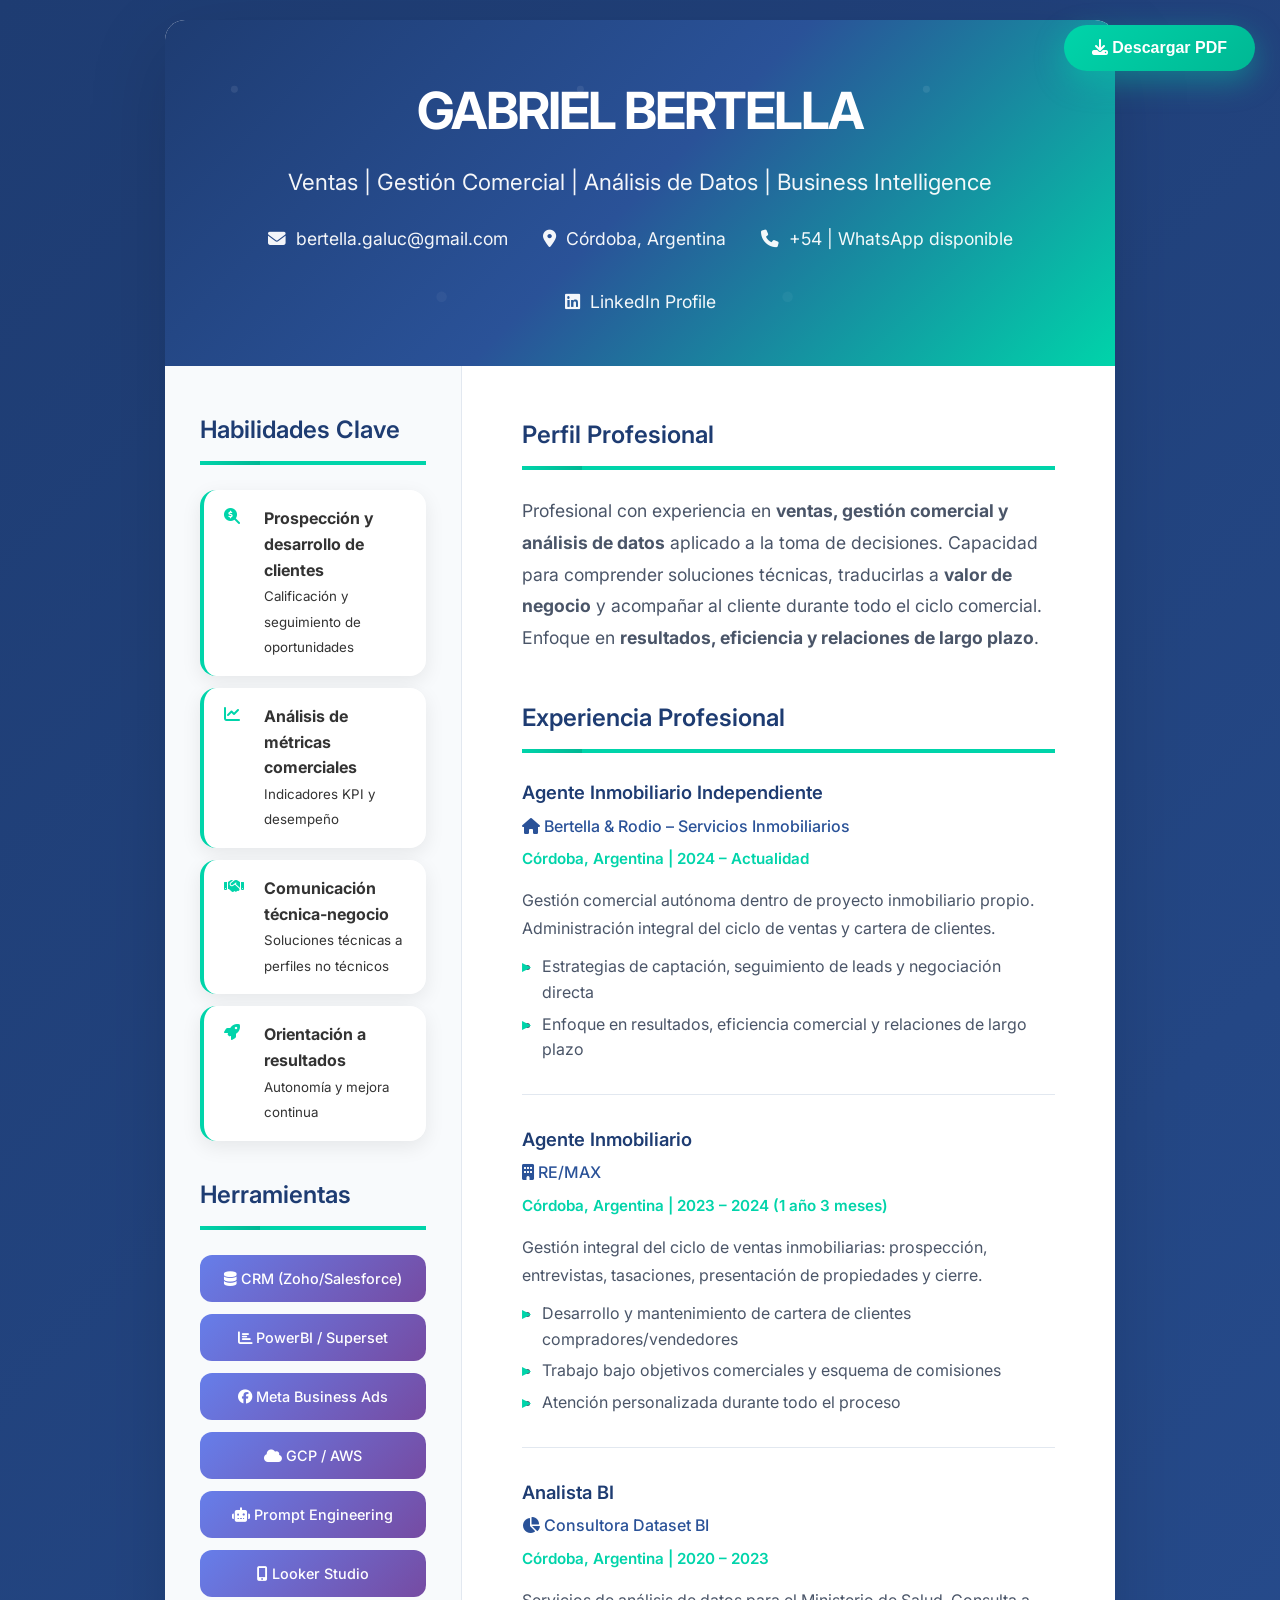
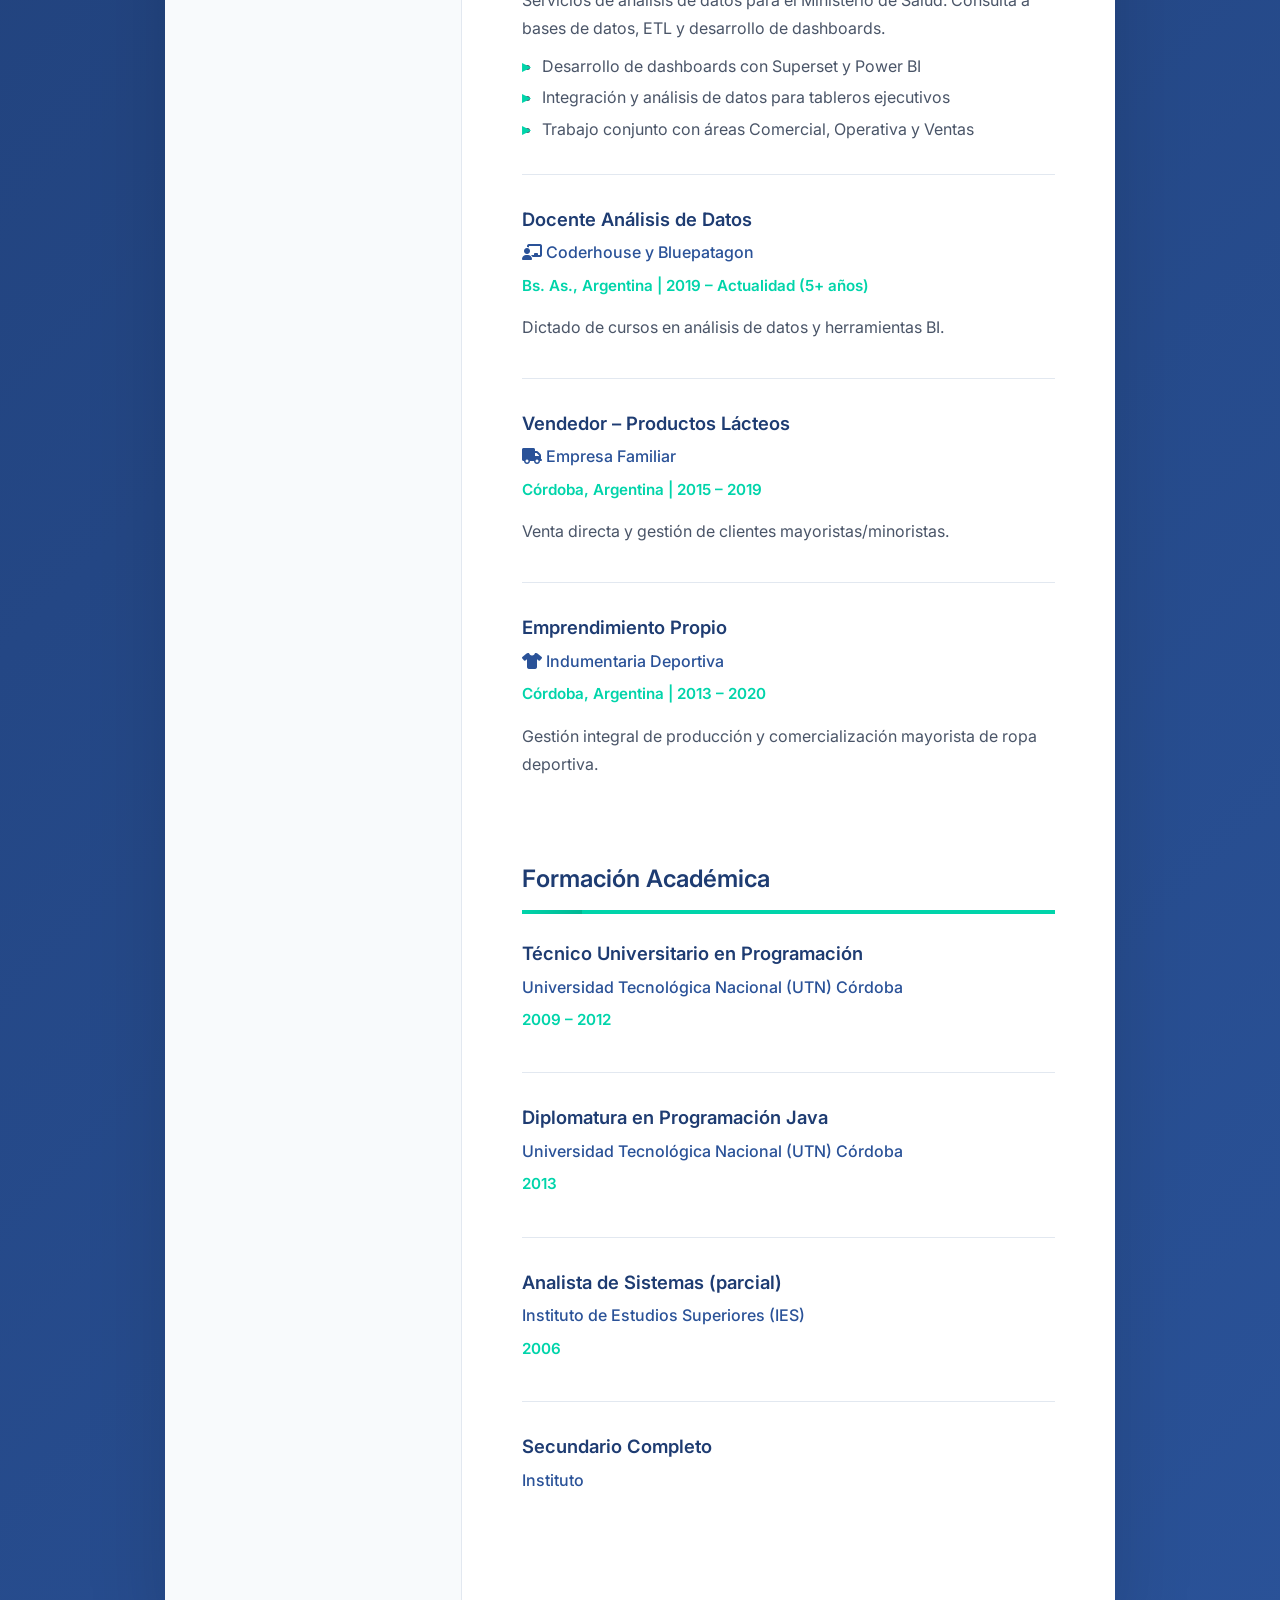
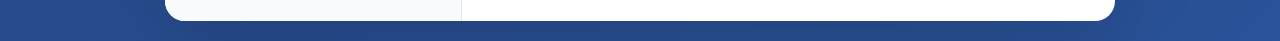
<file: blackbox-output-code-ECF64696X4.html>
<!DOCTYPE html>
<html lang="es">
<head>
    <meta charset="UTF-8">
    <meta name="viewport" content="width=device-width, initial-scale=1.0">
    <title>CV - Gabriel Bertella</title>
    <link href="https://fonts.googleapis.com/css2?family=Inter:wght@300;400;500;600;700&display=swap" rel="stylesheet">
    <link rel="stylesheet" href="https://cdnjs.cloudflare.com/ajax/libs/font-awesome/6.4.0/css/all.min.css">
    <style>
        * {
            margin: 0;
            padding: 0;
            box-sizing: border-box;
        }

        body {
            font-family: 'Inter', -apple-system, BlinkMacSystemFont, sans-serif;
            line-height: 1.6;
            color: #333;
            background: linear-gradient(135deg, #1e3c72 0%, #2a5298 100%);
            min-height: 100vh;
            padding: 20px;
        }

        .cv-container {
            max-width: 950px;
            margin: 0 auto;
            background: white;
            border-radius: 20px;
            box-shadow: 0 25px 80px rgba(0,0,0,0.15);
            overflow: hidden;
        }

        .header {
            background: linear-gradient(135deg, #1e3c72 0%, #2a5298 50%, #00d4aa 100%);
            color: white;
            padding: 50px 40px;
            text-align: center;
            position: relative;
        }

        .header::before {
            content: '';
            position: absolute;
            top: 0;
            left: 0;
            right: 0;
            bottom: 0;
            background: url('data:image/svg+xml,<svg xmlns="http://www.w3.org/2000/svg" viewBox="0 0 100 100"><circle cx="20" cy="20" r="1" fill="rgba(255,255,255,0.2)"/><circle cx="80" cy="80" r="1.5" fill="rgba(255,255,255,0.1)"/></svg>');
            opacity: 0.4;
        }

        .header-content {
            position: relative;
            z-index: 2;
        }

        .name {
            font-size: 3.2rem;
            font-weight: 700;
            margin-bottom: 12px;
            letter-spacing: -2px;
        }

        .title {
            font-size: 1.4rem;
            opacity: 0.95;
            margin-bottom: 25px;
            font-weight: 400;
        }

        .contact {
            display: flex;
            justify-content: center;
            gap: 35px;
            flex-wrap: wrap;
            font-size: 1.1rem;
        }

        .contact-item {
            display: flex;
            align-items: center;
            gap: 10px;
            color: rgba(255,255,255,0.95);
            transition: all 0.3s;
        }

        .contact-item:hover {
            color: #ffd700;
            transform: translateY(-2px);
        }

        .content {
            display: grid;
            grid-template-columns: 1fr 2.2fr;
            min-height: 900px;
        }

        .sidebar {
            background: #f8fafc;
            padding: 45px 35px;
            border-right: 1px solid #e2e8f0;
        }

        .main-content {
            padding: 50px 60px;
        }

        .section {
            margin-bottom: 45px;
            animation: fadeInUp 0.8s ease-out forwards;
        }

        .section:nth-child(1) { animation-delay: 0.1s; }
        .section:nth-child(2) { animation-delay: 0.2s; }
        .section:nth-child(3) { animation-delay: 0.3s; }

        .section-title {
            font-size: 1.5rem;
            font-weight: 600;
            color: #1e3c72;
            margin-bottom: 25px;
            padding-bottom: 12px;
            border-bottom: 4px solid #00d4aa;
            position: relative;
        }

        .section-title::after {
            content: '';
            position: absolute;
            bottom: -4px;
            left: 0;
            width: 60px;
            height: 4px;
            background: linear-gradient(90deg, #00d4aa, #00b894);
        }

        .skills-grid {
            display: grid;
            grid-template-columns: 1fr;
            gap: 12px;
        }

        .skill-item {
            display: flex;
            align-items: flex-start;
            gap: 12px;
            padding: 16px 20px;
            background: white;
            border-radius: 16px;
            box-shadow: 0 6px 20px rgba(0,0,0,0.08);
            transition: all 0.3s;
            border-left: 4px solid #00d4aa;
        }

        .skill-item:hover {
            transform: translateY(-3px);
            box-shadow: 0 12px 35px rgba(0,0,0,0.15);
        }

        .skill-icon {
            width: 28px;
            height: 28px;
            color: #00d4aa;
            margin-top: 2px;
            flex-shrink: 0;
        }

        .tools-grid {
            display: grid;
            grid-template-columns: repeat(auto-fit, minmax(200px, 1fr));
            gap: 12px;
            margin-top: 20px;
        }

        .tool-item {
            padding: 12px 16px;
            background: linear-gradient(135deg, #667eea 0%, #764ba2 100%);
            color: white;
            border-radius: 12px;
            font-size: 0.9rem;
            font-weight: 500;
            text-align: center;
            transition: all 0.3s;
        }

        .tool-item:hover {
            transform: scale(1.05);
        }

        .experience-item {
            margin-bottom: 30px;
            padding-bottom: 25px;
            border-bottom: 1px solid #e2e8f0;
        }

        .experience-item:last-child {
            border-bottom: none;
            margin-bottom: 0;
        }

        .job-title {
            font-weight: 600;
            color: #1e3c72;
            font-size: 1.15rem;
            margin-bottom: 6px;
        }

        .company {
            color: #2a5298;
            font-size: 1rem;
            font-weight: 500;
            margin-bottom: 8px;
        }

        .period {
            color: #00d4aa;
            font-weight: 600;
            font-size: 0.95rem;
            margin-bottom: 15px;
        }

        .job-desc {
            color: #4a5568;
            line-height: 1.75;
            margin-bottom: 12px;
        }

        .achievements {
            padding-left: 20px;
            margin-top: 12px;
        }

        .achievements li {
            color: #4a5568;
            margin-bottom: 6px;
            position: relative;
        }

        .achievements li::before {
            content: '▸';
            color: #00d4aa;
            font-weight: bold;
            position: absolute;
            left: -20px;
        }

        .print-btn {
            position: fixed;
            top: 25px;
            right: 25px;
            background: linear-gradient(135deg, #00d4aa 0%, #00b894 100%);
            color: white;
            border: none;
            padding: 14px 28px;
            border-radius: 50px;
            font-weight: 600;
            font-size: 1rem;
            cursor: pointer;
            box-shadow: 0 10px 30px rgba(0,212,170,0.4);
            transition: all 0.3s;
            z-index: 1000;
        }

        .print-btn:hover {
            transform: translateY(-3px);
            box-shadow: 0 15px 40px rgba(0,212,170,0.5);
        }

        @media print {
            body { background: white; padding: 0; }
            .cv-container { box-shadow: none; max-width: none; }
            .print-btn { display: none; }
            .sidebar { border-right: 1px solid #000; }
        }

        @media (max-width: 768px) {
            .content { grid-template-columns: 1fr; }
            .sidebar { border-right: none; border-bottom: 1px solid #e2e8f0; padding: 35px 25px; }
            .main-content { padding: 35px 25px; }
            .header { padding: 35px 25px; }
            .name { font-size: 2.5rem; }
            .contact { gap: 20px; }
        }

        @keyframes fadeInUp {
            from { opacity: 0; transform: translateY(40px); }
            to { opacity: 1; transform: translateY(0); }
        }
    </style>
</head>
<body>
    <button class="print-btn" onclick="window.print()">
        <i class="fas fa-download"></i> Descargar PDF
    </button>

    <div class="cv-container">
        <!-- HEADER -->
        <div class="header">
            <div class="header-content">
                <h1 class="name">GABRIEL BERTELLA</h1>
                <p class="title">Ventas | Gestión Comercial | Análisis de Datos | Business Intelligence</p>
                <div class="contact">
                    <div class="contact-item">
                        <i class="fas fa-envelope"></i>
                        bertella.galuc@gmail.com
                    </div>
                    <div class="contact-item">
                        <i class="fas fa-map-marker-alt"></i>
                        Córdoba, Argentina
                    </div>
                    <div class="contact-item">
                        <i class="fas fa-phone"></i>
                        +54 | WhatsApp disponible
                    </div>
                    <div class="contact-item">
                        <i class="fab fa-linkedin"></i>
                        LinkedIn Profile
                    </div>
                </div>
            </div>
        </div>

        <!-- CONTENIDO -->
        <div class="content">
            <!-- SIDEBAR -->
            <aside class="sidebar">
                <div class="section">
                    <h3 class="section-title">Habilidades Clave</h3>
                    <div class="skills-grid">
                        <div class="skill-item">
                            <i class="fas fa-search-dollar skill-icon"></i>
                            <div>
                                <strong>Prospección y desarrollo de clientes</strong><br>
                                <small>Calificación y seguimiento de oportunidades</small>
                            </div>
                        </div>
                        <div class="skill-item">
                            <i class="fas fa-chart-line skill-icon"></i>
                            <div>
                                <strong>Análisis de métricas comerciales</strong><br>
                                <small>Indicadores KPI y desempeño</small>
                            </div>
                        </div>
                        <div class="skill-item">
                            <i class="fas fa-handshake skill-icon"></i>
                            <div>
                                <strong>Comunicación técnica-negocio</strong><br>
                                <small>Soluciones técnicas a perfiles no técnicos</small>
                            </div>
                        </div>
                        <div class="skill-item">
                            <i class="fas fa-rocket skill-icon"></i>
                            <div>
                                <strong>Orientación a resultados</strong><br>
                                <small>Autonomía y mejora continua</small>
                            </div>
                        </div>
                    </div>

                    <h3 class="section-title" style="margin-top: 35px;">Herramientas</h3>
                    <div class="tools-grid">
                        <div class="tool-item"><i class="fas fa-database"></i> CRM (Zoho/Salesforce)</div>
                        <div class="tool-item"><i class="fas fa-chart-bar"></i> PowerBI / Superset</div>
                        <div class="tool-item"><i class="fab fa-facebook"></i> Meta Business Ads</div>
                        <div class="tool-item"><i class="fas fa-cloud"></i> GCP / AWS</div>
                        <div class="tool-item"><i class="fas fa-robot"></i> Prompt Engineering</div>
                        <div class="tool-item"><i class="fas fa-mobile-alt"></i> Looker Studio</div>
                    </div>
                </div>
            </aside>

            <!-- MAIN CONTENT -->
            <main class="main-content">
                <div class="section">
                    <h2 class="section-title">Perfil Profesional</h2>
                    <p style="font-size: 1.1rem; color: #4a5568; line-height: 1.8;">
                        Profesional con experiencia en <strong>ventas, gestión comercial y análisis de datos</strong> 
                        aplicado a la toma de decisiones. Capacidad para comprender soluciones técnicas, 
                        traducirlas a <strong>valor de negocio</strong> y acompañar al cliente durante todo 
                        el ciclo comercial. Enfoque en <strong>resultados, eficiencia y relaciones de largo plazo</strong>.
                    </p>
                </div>

                <div class="section">
                    <h2 class="section-title">Experiencia Profesional</h2>
                    
                    <div class="experience-item">
                        <div class="job-title">Agente Inmobiliario Independiente</div>
                        <div class="company"><i class="fas fa-home"></i> Bertella & Rodio – Servicios Inmobiliarios</div>
                        <div class="period">Córdoba, Argentina | 2024 – Actualidad</div>
                        <p class="job-desc">
                            Gestión comercial autónoma dentro de proyecto inmobiliario propio. 
                            Administración integral del ciclo de ventas y cartera de clientes.
                        </p>
                        <ul class="achievements">
                            <li>Estrategias de captación, seguimiento de leads y negociación directa</li>
                            <li>Enfoque en resultados, eficiencia comercial y relaciones de largo plazo</li>
                        </ul>
                    </div>

                    <div class="experience-item">
                        <div class="job-title">Agente Inmobiliario</div>
                        <div class="company"><i class="fas fa-building"></i> RE/MAX</div>
                        <div class="period">Córdoba, Argentina | 2023 – 2024 (1 año 3 meses)</div>
                        <p class="job-desc">
                            Gestión integral del ciclo de ventas inmobiliarias: prospección, 
                            entrevistas, tasaciones, presentación de propiedades y cierre.
                        </p>
                        <ul class="achievements">
                            <li>Desarrollo y mantenimiento de cartera de clientes compradores/vendedores</li>
                            <li>Trabajo bajo objetivos comerciales y esquema de comisiones</li>
                            <li>Atención personalizada durante todo el proceso</li>
                        </ul>
                    </div>

                    <div class="experience-item">
                        <div class="job-title">Analista BI</div>
                        <div class="company"><i class="fas fa-chart-pie"></i> Consultora Dataset BI</div>
                        <div class="period">Córdoba, Argentina | 2020 – 2023</div>
                        <p class="job-desc">
                            Servicios de análisis de datos para el Ministerio de Salud. 
                            Consulta a bases de datos, ETL y desarrollo de dashboards.
                        </p>
                        <ul class="achievements">
                            <li>Desarrollo de dashboards con Superset y Power BI</li>
                            <li>Integración y análisis de datos para tableros ejecutivos</li>
                            <li>Trabajo conjunto con áreas Comercial, Operativa y Ventas</li>
                        </ul>
                    </div>

                    <div class="experience-item">
                        <div class="job-title">Docente Análisis de Datos</div>
                        <div class="company"><i class="fas fa-chalkboard-teacher"></i> Coderhouse y Bluepatagon</div>
                        <div class="period">Bs. As., Argentina | 2019 – Actualidad (5+ años)</div>
                        <p class="job-desc">Dictado de cursos en análisis de datos y herramientas BI.</p>
                    </div>

                    <div class="experience-item">
                        <div class="job-title">Vendedor – Productos Lácteos</div>
                        <div class="company"><i class="fas fa-truck"></i> Empresa Familiar</div>
                        <div class="period">Córdoba, Argentina | 2015 – 2019</div>
                        <p class="job-desc">Venta directa y gestión de clientes mayoristas/minoristas.</p>
                    </div>

                    <div class="experience-item">
                        <div class="job-title">Emprendimiento Propio</div>
                        <div class="company"><i class="fas fa-tshirt"></i> Indumentaria Deportiva</div>
                        <div class="period">Córdoba, Argentina | 2013 – 2020</div>
                        <p class="job-desc">
                            Gestión integral de producción y comercialización mayorista de ropa deportiva.
                        </p>
                    </div>
                </div>

                <div class="section">
                    <h2 class="section-title">Formación Académica</h2>
                    <div class="experience-item">
                        <div class="job-title">Técnico Universitario en Programación</div>
                        <div class="company">Universidad Tecnológica Nacional (UTN) Córdoba</div>
                        <div class="period">2009 – 2012</div>
                    </div>
                    <div class="experience-item">
                        <div class="job-title">Diplomatura en Programación Java</div>
                        <div class="company">Universidad Tecnológica Nacional (UTN) Córdoba</div>
                        <div class="period">2013</div>
                    </div>
                    <div class="experience-item">
                        <div class="job-title">Analista de Sistemas (parcial)</div>
                        <div class="company">Instituto de Estudios Superiores (IES)</div>
                        <div class="period">2006</div>
                    </div>
                    <div class="experience-item">
                        <div class="job-title">Secundario Completo</div>
                        <div class="company">Instituto
</file>
